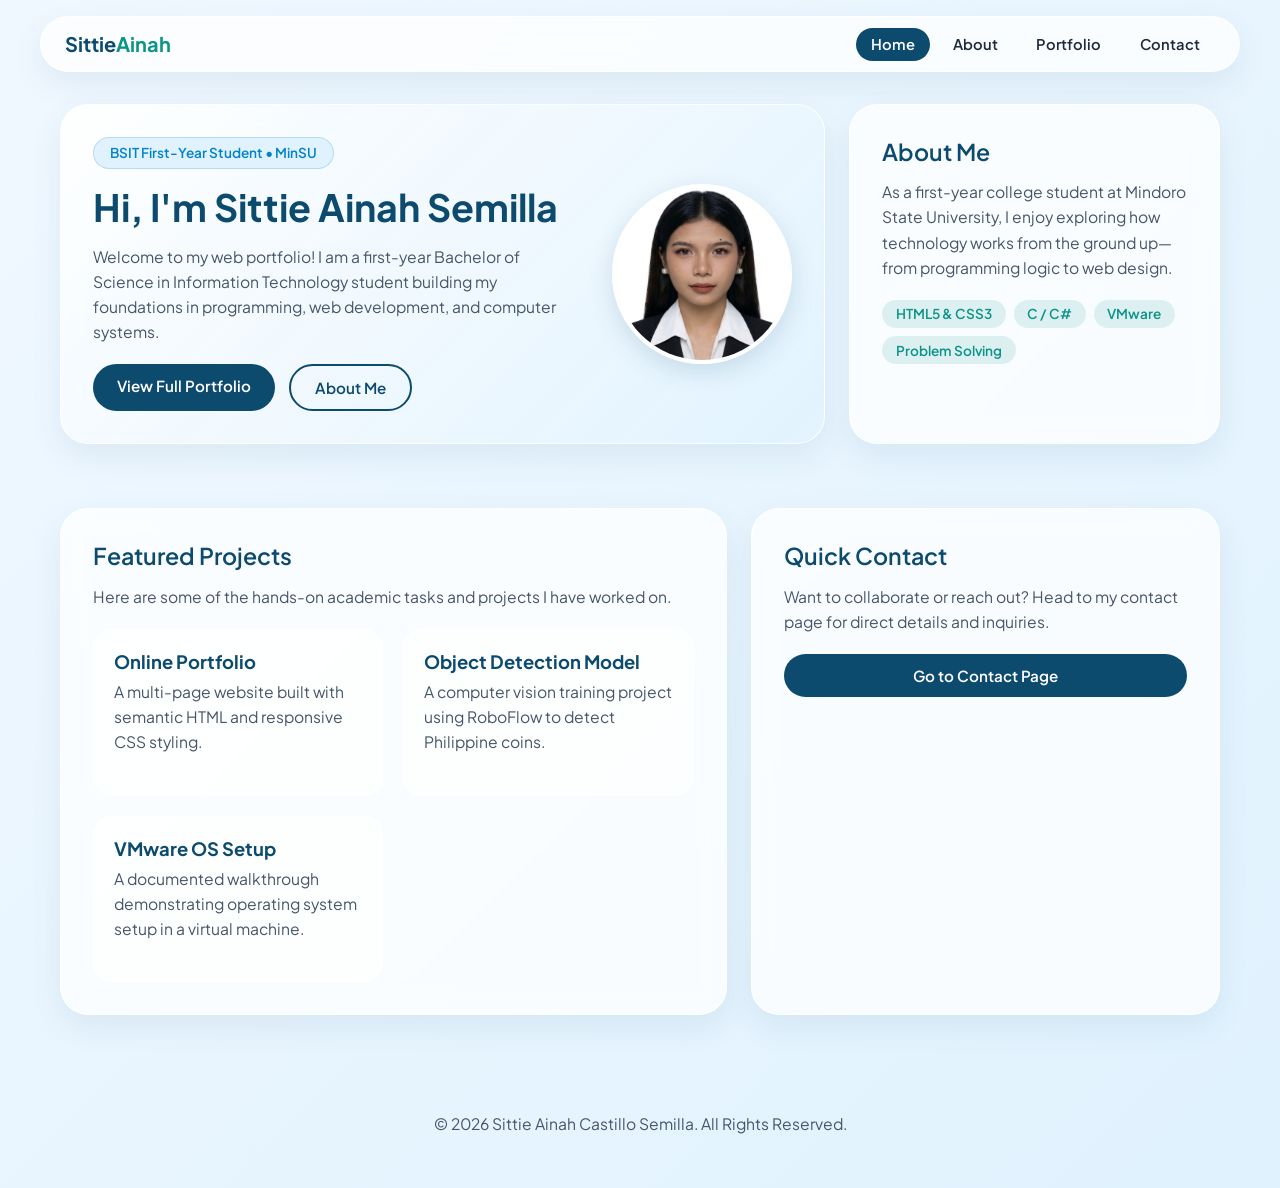
<file: index.html>
<!DOCTYPE html>
<html lang="en">
<head>
    <meta charset="UTF-8">
    <meta name="viewport" content="width=device-width, initial-scale=1.0">
    <title>Sittie Ainah Semilla | Portfolio</title>
    <link rel="stylesheet" href="style.css">
</head>
<body>

    <header>
        <nav class="navbar">
            <a href="index.html" class="logo">Sittie<span>Ainah</span></a>
            <ul class="nav-links">
                <li><a href="index.html" class="active">Home</a></li>
                <li><a href="about.html">About</a></li>
                <li><a href="portfolio.html">Portfolio</a></li>
                <li><a href="contact.html">Contact</a></li>
            </ul>
        </nav>
    </header>

    <main class="portfolio-container">

        <section class="bento-card hero-card">
            <div>
                <span class="badge">BSIT First-Year Student • MinSU</span>
                <h1>Hi, I'm Sittie Ainah Semilla</h1>
                <p>Welcome to my web portfolio! I am a first-year Bachelor of Science in Information Technology student building my foundations in programming, web development, and computer systems.</p>
                <div class="hero-buttons">
                    <a href="portfolio.html" class="btn btn-primary">View Full Portfolio</a>
                    <a href="about.html" class="btn btn-outline">About Me</a>
                </div>
            </div>
            <div class="profile-img-wrapper">
                <img src="sittie-photo.jpg" alt="Sittie Ainah Semilla">
            </div>
        </section>

        <section class="bento-card about-card">
            <h2>About Me</h2>
            <p>As a first-year college student at Mindoro State University, I enjoy exploring how technology works from the ground up—from programming logic to web design.</p>
            <div class="skills-list">
                <span class="skill-tag">HTML5 &amp; CSS3</span>
                <span class="skill-tag">C / C#</span>
                <span class="skill-tag">VMware</span>
                <span class="skill-tag">Problem Solving</span>
            </div>
        </section>

        <section id="projects" class="bento-card projects-card">
            <h2>Featured Projects</h2>
            <p>Here are some of the hands-on academic tasks and projects I have worked on.</p>
            <div class="project-grid">
                <div class="project-item">
                    <h3>Online Portfolio</h3>
                    <p>A multi-page website built with semantic HTML and responsive CSS styling.</p>
                </div>
                <div class="project-item">
                    <h3>Object Detection Model</h3>
                    <p>A computer vision training project using RoboFlow to detect Philippine coins.</p>
                </div>
                <div class="project-item">
                    <h3>VMware OS Setup</h3>
                    <p>A documented walkthrough demonstrating operating system setup in a virtual machine.</p>
                </div>
            </div>
        </section>

        <section id="contact" class="bento-card contact-card">
            <h2>Quick Contact</h2>
            <p>Want to collaborate or reach out? Head to my contact page for direct details and inquiries.</p>
            <a href="contact.html" class="btn btn-primary" style="width: 100%; text-align: center;">Go to Contact Page</a>
        </section>

    </main>

    <footer>
        <p>&copy; 2026 Sittie Ainah Castillo Semilla. All Rights Reserved.</p>
    </footer>

</body>
</html>
</file>
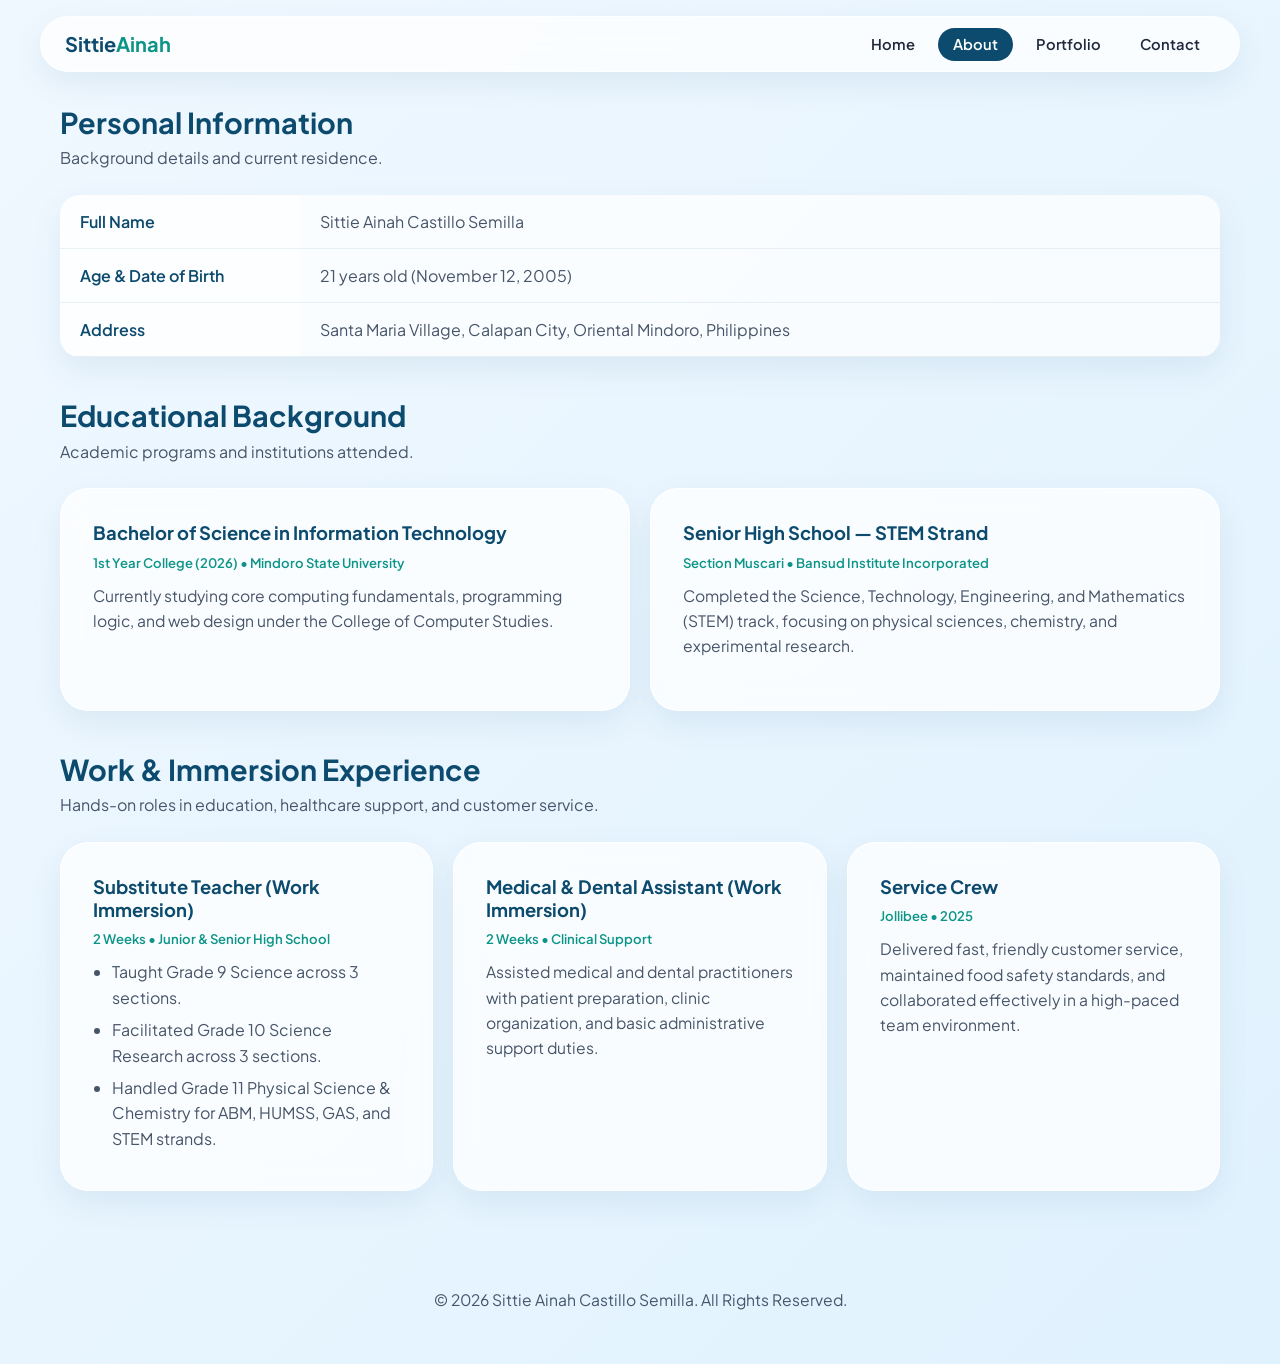
<file: about.html>
<!DOCTYPE html>
<html lang="en">
<head>
    <meta charset="UTF-8">
    <meta name="viewport" content="width=device-width, initial-scale=1.0">
    <title>About Me | Sittie Ainah Semilla</title>
    <link rel="stylesheet" href="style.css">
</head>
<body>

    <header>
        <nav class="navbar">
            <a href="index.html" class="logo">Sittie<span>Ainah</span></a>
            <ul class="nav-links">
                <li><a href="index.html">Home</a></li>
                <li><a href="about.html" class="active">About</a></li>
                <li><a href="portfolio.html">Portfolio</a></li>
                <li><a href="contact.html">Contact</a></li>
            </ul>
        </nav>
    </header>

    <main>
        <section>
            <h2 class="section-title">Personal Information</h2>
            <p class="section-subtitle">Background details and current residence.</p>

            <table class="info-table">
                <tr>
                    <th>Full Name</th>
                    <td>Sittie Ainah Castillo Semilla</td>
                </tr>
                <tr>
                    <th>Age &amp; Date of Birth</th>
                    <td>21 years old (November 12, 2005)</td>
                </tr>
                <tr>
                    <th>Address</th>
                    <td>Santa Maria Village, Calapan City, Oriental Mindoro, Philippines</td>
                </tr>
            </table>
        </section>

        <section>
            <h2 class="section-title">Educational Background</h2>
            <p class="section-subtitle">Academic programs and institutions attended.</p>

            <div class="card-grid">
                <article class="card">
                    <h3>Bachelor of Science in Information Technology</h3>
                    <span class="meta">1st Year College (2026) • Mindoro State University</span>
                    <p>
                        Currently studying core computing fundamentals, programming logic, and web design 
                        under the College of Computer Studies.
                    </p>
                </article>

                <article class="card">
                    <h3>Senior High School — STEM Strand</h3>
                    <span class="meta">Section Muscari • Bansud Institute Incorporated</span>
                    <p>
                        Completed the Science, Technology, Engineering, and Mathematics (STEM) track, 
                        focusing on physical sciences, chemistry, and experimental research.
                    </p>
                </article>
            </div>
        </section>

        <section>
            <h2 class="section-title">Work &amp; Immersion Experience</h2>
            <p class="section-subtitle">Hands-on roles in education, healthcare support, and customer service.</p>

            <div class="card-grid">
                <article class="card">
                    <h3>Substitute Teacher (Work Immersion)</h3>
                    <span class="meta">2 Weeks • Junior &amp; Senior High School</span>
                    <ul>
                        <li>Taught Grade 9 Science across 3 sections.</li>
                        <li>Facilitated Grade 10 Science Research across 3 sections.</li>
                        <li>Handled Grade 11 Physical Science &amp; Chemistry for ABM, HUMSS, GAS, and STEM strands.</li>
                    </ul>
                </article>

                <article class="card">
                    <h3>Medical &amp; Dental Assistant (Work Immersion)</h3>
                    <span class="meta">2 Weeks • Clinical Support</span>
                    <p>
                        Assisted medical and dental practitioners with patient preparation, clinic organization, 
                        and basic administrative support duties.
                    </p>
                </article>

                <article class="card">
                    <h3>Service Crew</h3>
                    <span class="meta">Jollibee • 2025</span>
                    <p>
                        Delivered fast, friendly customer service, maintained food safety standards, and 
                        collaborated effectively in a high-paced team environment.
                    </p>
                </article>
            </div>
        </section>
    </main>

    <footer>
        <p>&copy; 2026 Sittie Ainah Castillo Semilla. All Rights Reserved.</p>
    </footer>

</body>
</html>
</file>
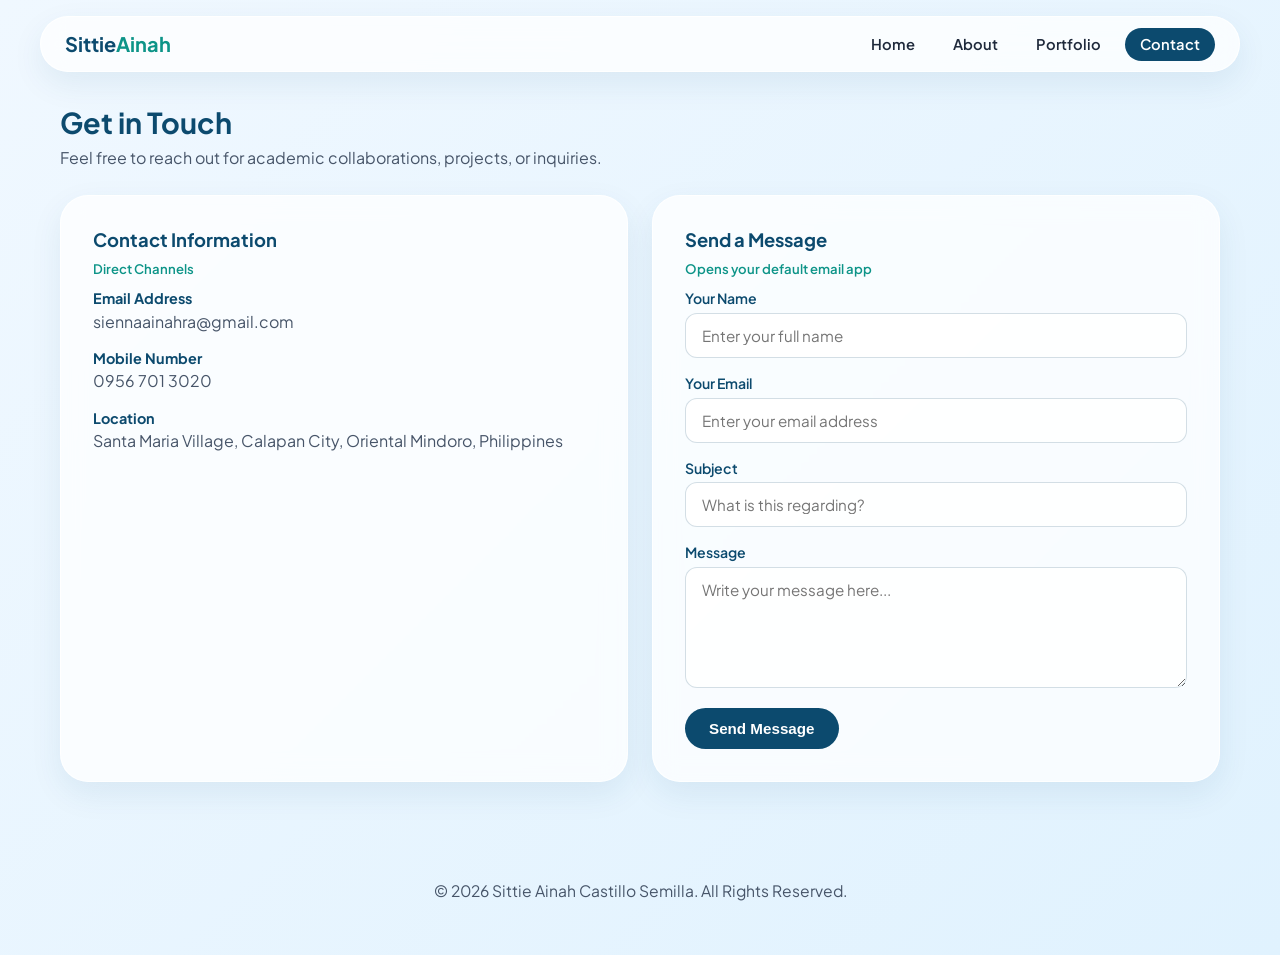
<file: contact.html>
<!DOCTYPE html>
<html lang="en">
<head>
    <meta charset="UTF-8">
    <meta name="viewport" content="width=device-width, initial-scale=1.0">
    <title>Contact | Sittie Ainah Semilla</title>
    <link rel="stylesheet" href="style.css">
</head>
<body>

    <header>
        <nav class="navbar">
            <a href="index.html" class="logo">Sittie<span>Ainah</span></a>
            <ul class="nav-links">
                <li><a href="index.html">Home</a></li>
                <li><a href="about.html">About</a></li>
                <li><a href="portfolio.html">Portfolio</a></li>
                <li><a href="contact.html" class="active">Contact</a></li>
            </ul>
        </nav>
    </header>

    <main>
        <section>
            <h2 class="section-title">Get in Touch</h2>
            <p class="section-subtitle">Feel free to reach out for academic collaborations, projects, or inquiries.</p>

            <div class="contact-wrapper">
                <div class="card">
                    <h3>Contact Information</h3>
                    <span class="meta">Direct Channels</span>

                    <div class="contact-item">
                        <strong>Email Address</strong>
                        <a href="mailto:siennaainahra@gmail.com">siennaainahra@gmail.com</a>
                    </div>

                    <div class="contact-item">
                        <strong>Mobile Number</strong>
                        <a href="tel:+639567013020">0956 701 3020</a>
                    </div>

                    <div class="contact-item">
                        <strong>Location</strong>
                        <span>Santa Maria Village, Calapan City, Oriental Mindoro, Philippines</span>
                    </div>
                </div>

                <div class="card">
                    <h3>Send a Message</h3>
                    <span class="meta">Opens your default email app</span>

                    <form action="mailto:siennaainahra@gmail.com" method="post" enctype="text/plain">
                        <div class="form-group">
                            <label for="name">Your Name</label>
                            <input type="text" id="name" name="Name" placeholder="Enter your full name" required>
                        </div>

                        <div class="form-group">
                            <label for="email">Your Email</label>
                            <input type="email" id="email" name="Email" placeholder="Enter your email address" required>
                        </div>

                        <div class="form-group">
                            <label for="subject">Subject</label>
                            <input type="text" id="subject" name="Subject" placeholder="What is this regarding?" required>
                        </div>

                        <div class="form-group">
                            <label for="message">Message</label>
                            <textarea id="message" name="Message" rows="5" placeholder="Write your message here..." required></textarea>
                        </div>

                        <button type="submit" class="btn btn-primary">Send Message</button>
                    </form>
                </div>
            </div>
        </section>
    </main>

    <footer>
        <p>&copy; 2026 Sittie Ainah Castillo Semilla. All Rights Reserved.</p>
    </footer>

</body>
</html>
</file>
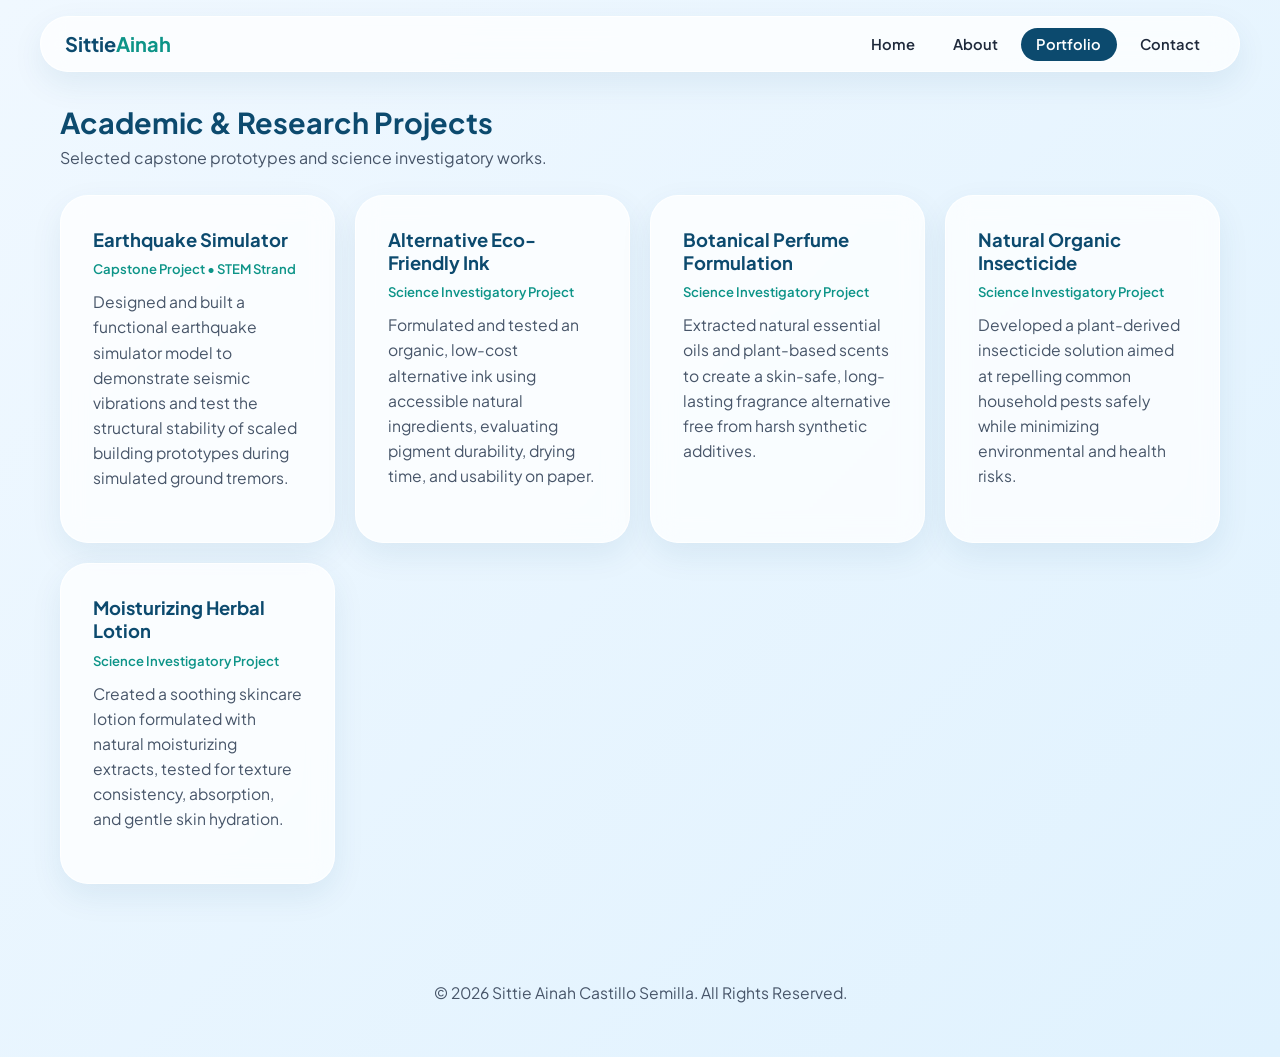
<file: portfolio.html>
<!DOCTYPE html>
<html lang="en">
<head>
    <meta charset="UTF-8">
    <meta name="viewport" content="width=device-width, initial-scale=1.0">
    <title>Portfolio | Sittie Ainah Semilla</title>
    <link rel="stylesheet" href="style.css">
</head>
<body>

    <header>
        <nav class="navbar">
            <a href="index.html" class="logo">Sittie<span>Ainah</span></a>
            <ul class="nav-links">
                <li><a href="index.html">Home</a></li>
                <li><a href="about.html">About</a></li>
                <li><a href="portfolio.html" class="active">Portfolio</a></li>
                <li><a href="contact.html">Contact</a></li>
            </ul>
        </nav>
    </header>

    <main>
        <section>
            <h2 class="section-title">Academic &amp; Research Projects</h2>
            <p class="section-subtitle">Selected capstone prototypes and science investigatory works.</p>

            <div class="card-grid">
                <article class="card">
                    <h3>Earthquake Simulator</h3>
                    <span class="meta">Capstone Project • STEM Strand</span>
                    <p>
                        Designed and built a functional earthquake simulator model to demonstrate seismic 
                        vibrations and test the structural stability of scaled building prototypes during 
                        simulated ground tremors.
                    </p>
                </article>

                <article class="card">
                    <h3>Alternative Eco-Friendly Ink</h3>
                    <span class="meta">Science Investigatory Project</span>
                    <p>
                        Formulated and tested an organic, low-cost alternative ink using accessible natural 
                        ingredients, evaluating pigment durability, drying time, and usability on paper.
                    </p>
                </article>

                <article class="card">
                    <h3>Botanical Perfume Formulation</h3>
                    <span class="meta">Science Investigatory Project</span>
                    <p>
                        Extracted natural essential oils and plant-based scents to create a skin-safe, 
                        long-lasting fragrance alternative free from harsh synthetic additives.
                    </p>
                </article>

                <article class="card">
                    <h3>Natural Organic Insecticide</h3>
                    <span class="meta">Science Investigatory Project</span>
                    <p>
                        Developed a plant-derived insecticide solution aimed at repelling common household 
                        pests safely while minimizing environmental and health risks.
                    </p>
                </article>

                <article class="card">
                    <h3>Moisturizing Herbal Lotion</h3>
                    <span class="meta">Science Investigatory Project</span>
                    <p>
                        Created a soothing skincare lotion formulated with natural moisturizing extracts, 
                        tested for texture consistency, absorption, and gentle skin hydration.
                    </p>
                </article>
            </div>
        </section>
    </main>

    <footer>
        <p>&copy; 2026 Sittie Ainah Castillo Semilla. All Rights Reserved.</p>
    </footer>

</body>
</html>
</file>
<file: style.css>
@import url('https://fonts.googleapis.com/css2?family=Plus+Jakarta+Sans:wght@400;500;600;700&display=swap');

:root {
    --bg-gradient: linear-gradient(135deg, #F0F8FF 0%, #E0F2FE 100%);
    --glass-bg: rgba(255, 255, 255, 0.75);
    --glass-border: rgba(255, 255, 255, 0.85);
    --navy: #0C4A6E;
    --teal: #0D9488;
    --sky-blue: #0284C7;
    --text-main: #1E293B;
    --text-muted: #475569;
    --radius: 28px;
    --shadow: 0 12px 32px rgba(12, 74, 110, 0.08);
}

* {
    margin: 0;
    padding: 0;
    box-sizing: border-box;
}

body {
    font-family: 'Plus Jakarta Sans', sans-serif;
    background: var(--bg-gradient);
    color: var(--text-main);
    min-height: 100vh;
    display: flex;
    flex-direction: column;
}

/* Navigation */
header {
    width: 100%;
    padding: 1rem 1.5rem 0;
}

.navbar {
    max-width: 1200px;
    margin: 0 auto;
    padding: 0.9rem 1.5rem;
    background: var(--glass-bg);
    backdrop-filter: blur(12px);
    -webkit-backdrop-filter: blur(12px);
    border: 1px solid var(--glass-border);
    border-radius: 999px;
    box-shadow: var(--shadow);
    display: flex;
    justify-content: space-between;
    align-items: center;
    flex-wrap: wrap;
    gap: 1rem;
}

.logo {
    font-size: 1.25rem;
    font-weight: 700;
    color: var(--navy);
    text-decoration: none;
}

.logo span {
    color: var(--teal);
}

.nav-links {
    list-style: none;
    display: flex;
    gap: 0.5rem;
    flex-wrap: wrap;
}

.nav-links a {
    text-decoration: none;
    color: var(--text-main);
    font-weight: 600;
    font-size: 0.92rem;
    padding: 0.45rem 0.95rem;
    border-radius: 999px;
    transition: all 0.2s ease;
}

.nav-links a:hover,
.nav-links a.active {
    background-color: var(--navy);
    color: #ffffff;
}

/* Main Content */
main {
    flex: 1;
    width: 100%;
    max-width: 1200px;
    margin: 0 auto;
    padding: 2rem 1.25rem;
}

section {
    margin-bottom: 2.5rem;
}

.section-title {
    font-size: 1.8rem;
    color: var(--navy);
    font-weight: 700;
    margin-bottom: 0.35rem;
}

.section-subtitle {
    color: var(--text-muted);
    margin-bottom: 1.5rem;
    font-size: 1rem;
}

/* Bento Grid (index.html) */
.portfolio-container {
    width: 100%;
    display: grid;
    grid-template-columns: repeat(12, 1fr);
    gap: 1.5rem;
}

.bento-card,
.card {
    background: var(--glass-bg);
    backdrop-filter: blur(12px);
    -webkit-backdrop-filter: blur(12px);
    border: 1px solid var(--glass-border);
    border-radius: var(--radius);
    padding: 2rem;
    box-shadow: var(--shadow);
    transition: transform 0.3s ease, box-shadow 0.3s ease;
}

.bento-card:hover,
.card:hover {
    transform: translateY(-4px);
    box-shadow: 0 16px 40px rgba(12, 74, 110, 0.12);
}

.hero-card {
    grid-column: span 12;
    display: flex;
    justify-content: space-between;
    align-items: center;
    gap: 2rem;
    background: linear-gradient(135deg, rgba(255,255,255,0.9), rgba(224,242,254,0.85));
}

@media (min-width: 768px) {
    .hero-card {
        grid-column: span 8;
    }
    .about-card {
        grid-column: span 4;
    }
    .projects-card {
        grid-column: span 7;
    }
    .contact-card {
        grid-column: span 5;
    }
}

.badge {
    display: inline-block;
    background-color: #E0F2FE;
    color: var(--sky-blue);
    font-weight: 600;
    font-size: 0.85rem;
    padding: 0.4rem 1rem;
    border-radius: 50px;
    margin-bottom: 1rem;
    border: 1px solid rgba(2, 132, 199, 0.2);
}

h1 {
    font-size: 2.35rem;
    color: var(--navy);
    line-height: 1.15;
    margin-bottom: 1rem;
    font-weight: 700;
}

h2 {
    font-size: 1.45rem;
    color: var(--navy);
    margin-bottom: 0.85rem;
    font-weight: 600;
}

h3 {
    font-size: 1.15rem;
    color: var(--navy);
    margin-bottom: 0.4rem;
}

p {
    color: var(--text-muted);
    line-height: 1.6;
    margin-bottom: 1.25rem;
    font-size: 0.98rem;
}

.meta {
    display: inline-block;
    font-size: 0.82rem;
    font-weight: 600;
    color: var(--teal);
    margin-bottom: 0.75rem;
}

.hero-buttons {
    display: flex;
    gap: 0.85rem;
    flex-wrap: wrap;
}

.btn {
    display: inline-block;
    padding: 0.75rem 1.5rem;
    border-radius: 50px;
    font-weight: 600;
    text-decoration: none;
    transition: all 0.2s ease;
    font-size: 0.95rem;
    cursor: pointer;
    border: none;
}

.btn-primary {
    background-color: var(--navy);
    color: #ffffff;
}

.btn-primary:hover {
    background-color: var(--teal);
}

.btn-outline {
    background-color: transparent;
    color: var(--navy);
    border: 2px solid var(--navy);
}

.btn-outline:hover {
    background-color: rgba(12, 74, 110, 0.06);
}

.profile-img-wrapper {
    width: 180px;
    height: 180px;
    border-radius: 50%;
    overflow: hidden;
    border: 4px solid #ffffff;
    box-shadow: 0 8px 24px rgba(12, 74, 110, 0.15);
    flex-shrink: 0;
}

.profile-img-wrapper img {
    width: 100%;
    height: 100%;
    object-fit: cover;
}

.skills-list {
    display: flex;
    flex-wrap: wrap;
    gap: 0.5rem;
    margin-top: 0.75rem;
}

.skill-tag {
    background-color: rgba(13, 148, 136, 0.12);
    color: var(--teal);
    padding: 0.35rem 0.85rem;
    border-radius: 50px;
    font-size: 0.85rem;
    font-weight: 600;
}

.project-grid,
.card-grid {
    display: grid;
    grid-template-columns: repeat(auto-fit, minmax(260px, 1fr));
    gap: 1.25rem;
    margin-top: 1rem;
}

.project-item {
    background: rgba(255, 255, 255, 0.65);
    padding: 1.25rem;
    border-radius: 20px;
    border: 1px solid rgba(255, 255, 255, 0.85);
}

.card ul {
    padding-left: 1.2rem;
    color: var(--text-muted);
    line-height: 1.6;
}

.card li {
    margin-bottom: 0.4rem;
}

/* Table (about.html) */
.info-table {
    width: 100%;
    border-collapse: collapse;
    background: var(--glass-bg);
    border-radius: 20px;
    overflow: hidden;
    box-shadow: var(--shadow);
}

.info-table th,
.info-table td {
    padding: 1rem 1.25rem;
    text-align: left;
    border-bottom: 1px solid rgba(12, 74, 110, 0.08);
}

.info-table th {
    width: 240px;
    color: var(--navy);
    font-weight: 600;
    background: rgba(255, 255, 255, 0.5);
}

.info-table td {
    color: var(--text-muted);
}

/* Contact Page (contact.html) */
.contact-wrapper {
    display: grid;
    grid-template-columns: repeat(auto-fit, minmax(300px, 1fr));
    gap: 1.5rem;
}

.contact-item {
    margin-bottom: 1.1rem;
    display: flex;
    flex-direction: column;
    gap: 0.2rem;
}

.contact-item strong {
    color: var(--navy);
    font-size: 0.9rem;
}

.contact-item a,
.contact-item span {
    color: var(--text-muted);
    text-decoration: none;
}

.contact-item a:hover {
    color: var(--teal);
    text-decoration: underline;
}

.form-group {
    margin-bottom: 1rem;
}

.form-group label {
    display: block;
    font-size: 0.88rem;
    font-weight: 600;
    color: var(--navy);
    margin-bottom: 0.35rem;
}

.form-control,
.form-group input,
.form-group textarea {
    width: 100%;
    padding: 0.75rem 1rem;
    border-radius: 12px;
    border: 1px solid rgba(12, 74, 110, 0.18);
    background: rgba(255, 255, 255, 0.85);
    font-family: inherit;
    font-size: 0.95rem;
    color: var(--text-main);
    transition: border-color 0.2s ease;
}

.form-control:focus,
.form-group input:focus,
.form-group textarea:focus {
    outline: none;
    border-color: var(--sky-blue);
    background: #ffffff;
}

.form-group textarea {
    resize: vertical;
    min-height: 110px;
}

/* Footer */
footer {
    text-align: center;
    padding: 1.5rem 1rem 2rem;
    color: var(--text-muted);
    font-size: 0.9rem;
}

@media (max-width: 768px) {
    .hero-card {
        flex-direction: column-reverse;
        text-align: center;
    }
    .hero-buttons {
        justify-content: center;
    }
    .info-table th {
        width: auto;
    }
}
</file>
